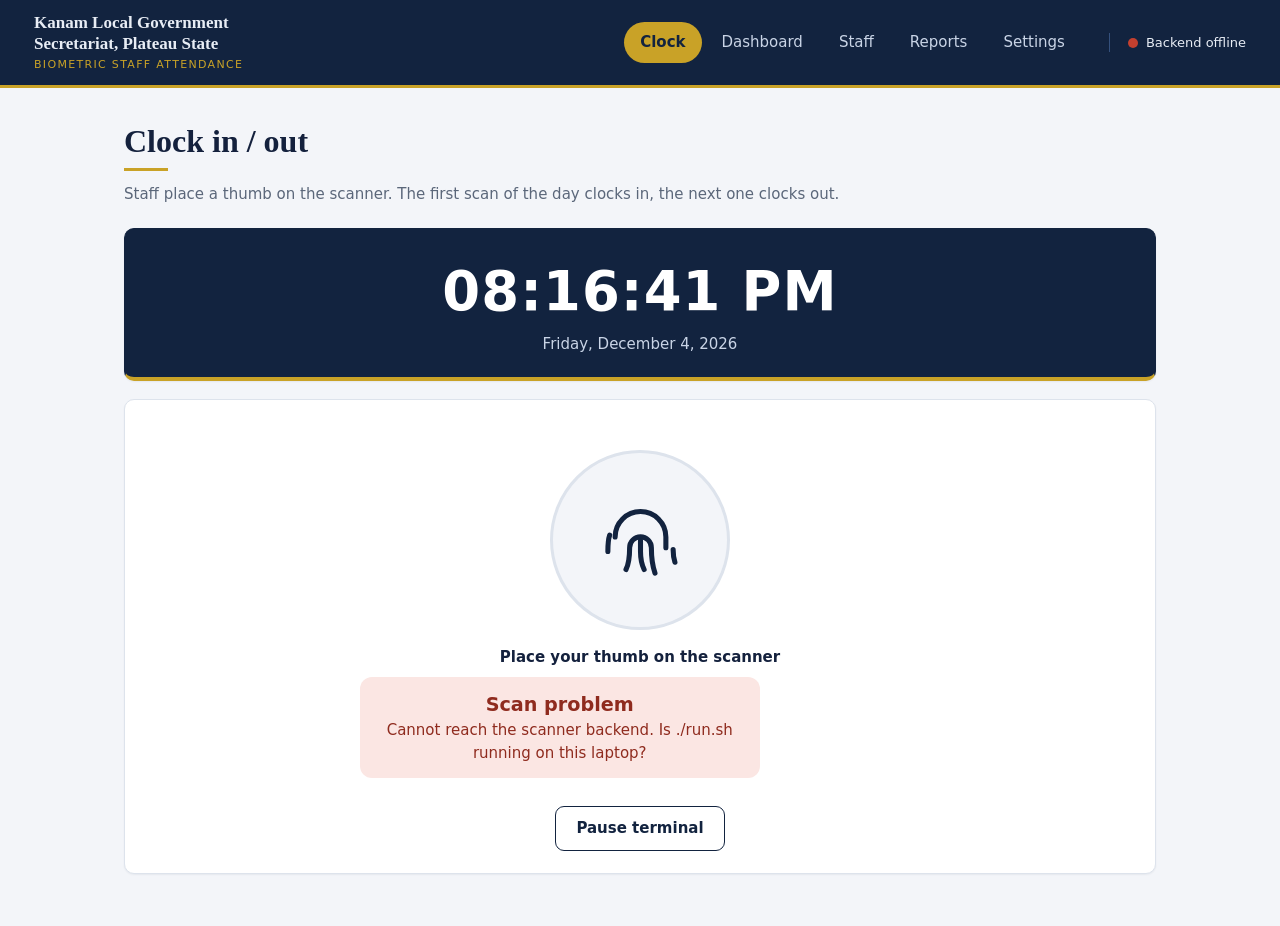
<file: frontend/index.html>
<!doctype html>
<html lang="en">
<head>
  <meta charset="utf-8">
  <meta name="viewport" content="width=device-width, initial-scale=1, viewport-fit=cover">
  <meta name="theme-color" content="#12233f">
  <title>Clock in / out · Staff Attendance</title>
  <link rel="stylesheet" href="css/base.css">
  <link rel="stylesheet" href="css/layout.css">
  <link rel="stylesheet" href="css/components.css">
  <link rel="stylesheet" href="css/pages/clock.css">
</head>
<body data-page="clock">
  <div class="app">
    <aside id="sidebar"></aside>
    <main class="main">
      <h2>Clock in / out</h2>
      <p class="sub">Staff place a thumb on the scanner. The first scan of the day clocks in, the next one clocks out.</p>
      <section class="card clock-display"><div class="time" id="time"></div><div class="date" id="date"></div></section>
      <section class="card">
        <div class="pad wait" id="pad">
          <div class="ring"><svg viewBox="0 0 24 24" fill="none" stroke="currentColor" stroke-width="1.4" stroke-linecap="round" aria-hidden="true"><path d="M5 11a7 7 0 0 1 14 0v3"/><path d="M8 20c1-2 1-4 1-6a3 3 0 0 1 6 0c0 3 .3 5 1 7"/><path d="M12 12v3c0 2 .3 3.5 1 5"/><path d="M3 15c0-2 0-3 .5-4.5M21 14.5c0 1.5 .2 2.6.5 3.5"/></svg></div>
          <strong id="pad-text">Place your thumb on the scanner</strong>
          <div id="result" aria-live="polite"></div>
        </div>
        <div class="center"><button class="btn ghost" id="toggle">Pause terminal</button></div>
      </section>
    </main>
  </div>
  <script type="module" src="js/pages/clock.js"></script>
</body>
</html>
</file>
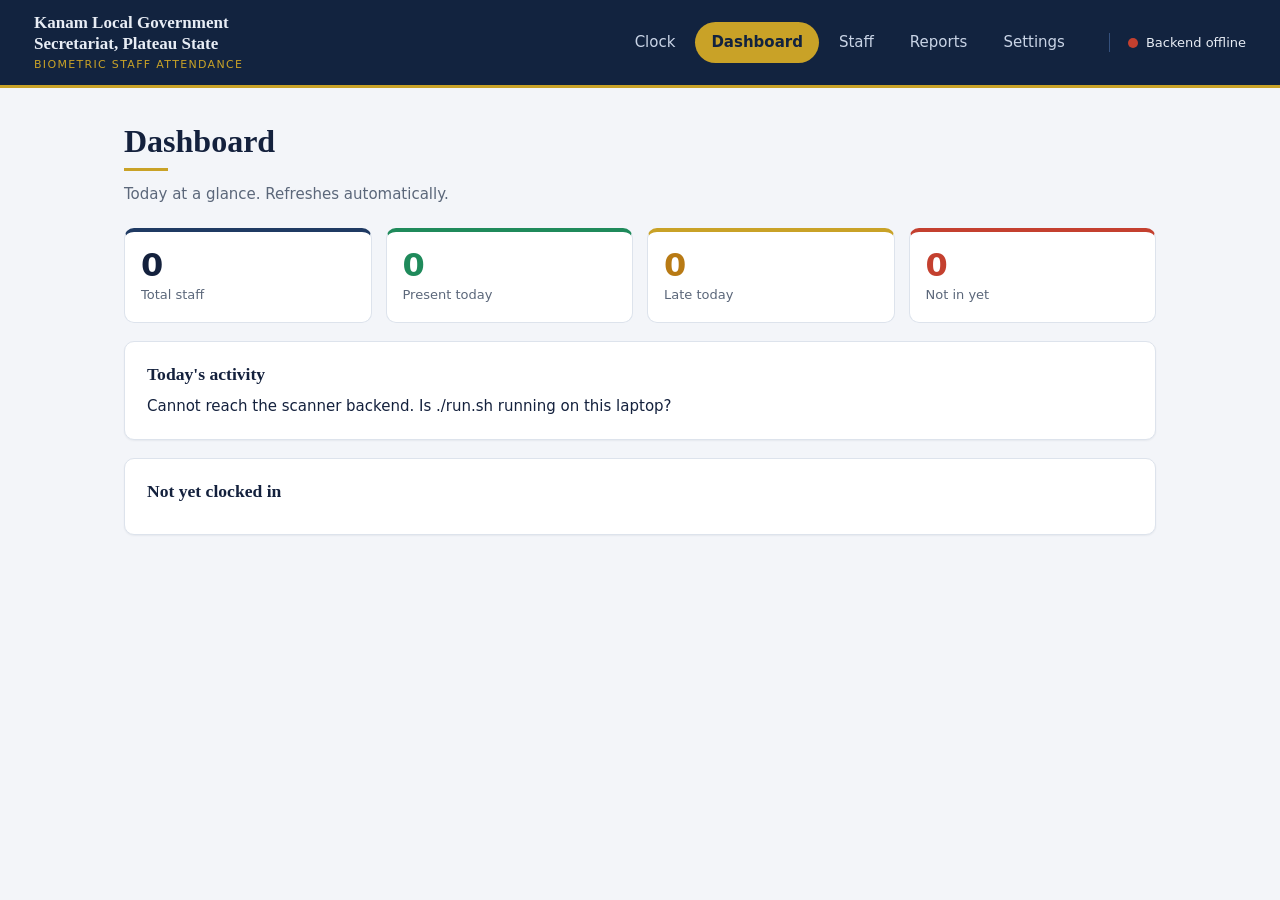
<file: frontend/dashboard.html>
<!doctype html>
<html lang="en">
<head>
  <meta charset="utf-8">
  <meta name="viewport" content="width=device-width, initial-scale=1, viewport-fit=cover">
  <meta name="theme-color" content="#12233f">
  <title>Dashboard · Staff Attendance</title>
  <link rel="stylesheet" href="css/base.css">
  <link rel="stylesheet" href="css/layout.css">
  <link rel="stylesheet" href="css/components.css">
</head>
<body data-page="dashboard">
  <div class="app">
    <aside id="sidebar"></aside>
    <main class="main">
      <h2>Dashboard</h2>
      <p class="sub">Today at a glance. Refreshes automatically.</p>
      <div class="stats">
        <div class="stat"><b id="s-total">0</b><span>Total staff</span></div>
        <div class="stat ok"><b id="s-present">0</b><span>Present today</span></div>
        <div class="stat warn"><b id="s-late">0</b><span>Late today</span></div>
        <div class="stat bad"><b id="s-absent">0</b><span>Not in yet</span></div>
      </div>
      <section class="card"><h3>Today's activity</h3><div id="today"></div></section>
      <section class="card"><h3>Not yet clocked in</h3><div id="absent"></div></section>
    </main>
  </div>
  <script type="module" src="js/pages/dashboard.js"></script>
</body>
</html>
</file>
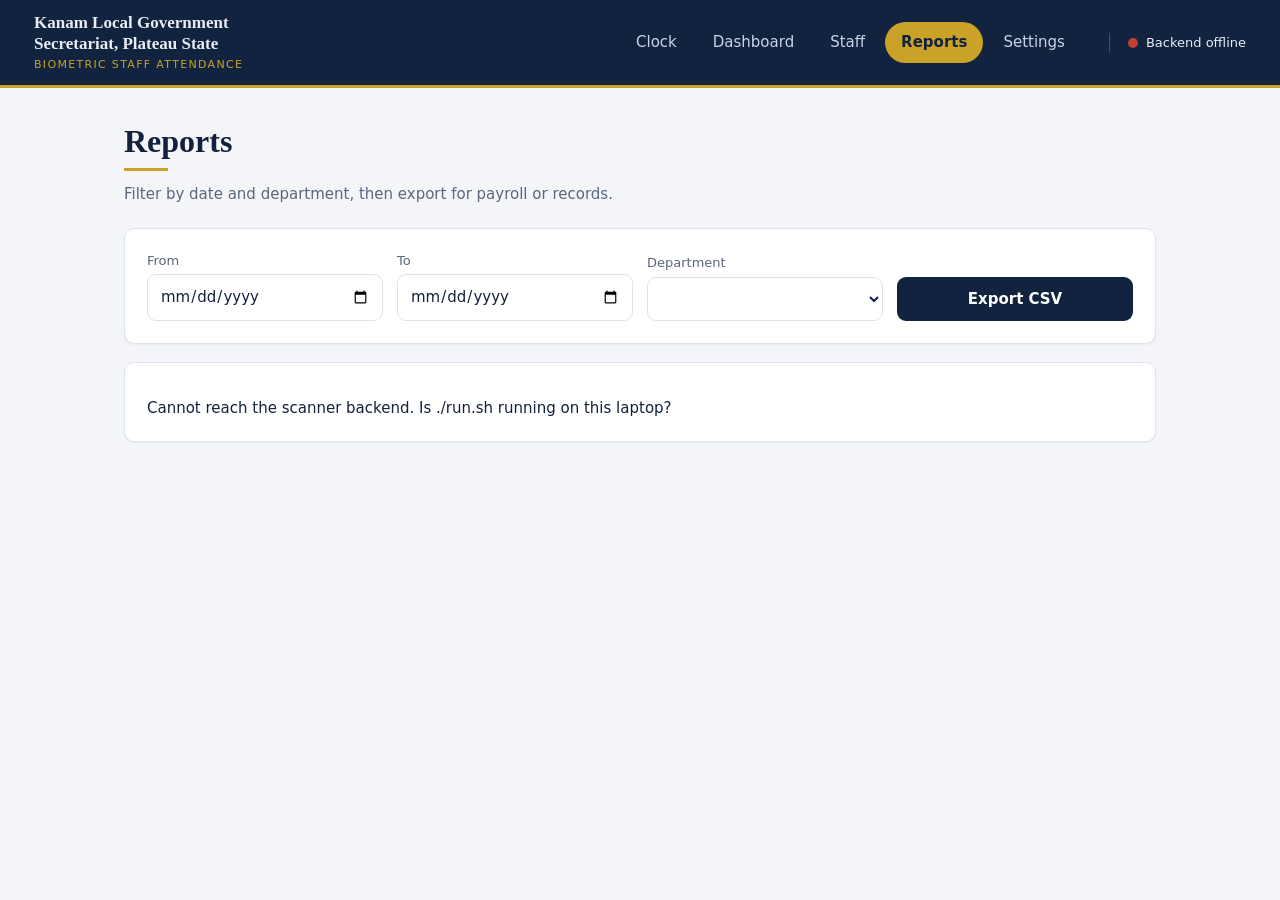
<file: frontend/reports.html>
<!doctype html>
<html lang="en">
<head>
  <meta charset="utf-8">
  <meta name="viewport" content="width=device-width, initial-scale=1, viewport-fit=cover">
  <meta name="theme-color" content="#12233f">
  <title>Reports · Staff Attendance</title>
  <link rel="stylesheet" href="css/base.css">
  <link rel="stylesheet" href="css/layout.css">
  <link rel="stylesheet" href="css/components.css">
</head>
<body data-page="reports">
  <div class="app">
    <aside id="sidebar"></aside>
    <main class="main">
      <h2>Reports</h2>
      <p class="sub">Filter by date and department, then export for payroll or records.</p>
      <section class="card">
        <div class="row">
          <div class="field"><label for="from">From</label><input type="date" id="from"></div>
          <div class="field"><label for="to">To</label><input type="date" id="to"></div>
          <div class="field"><label for="dept">Department</label><select id="dept"></select></div>
          <a class="btn" id="export" href="#">Export CSV</a>
        </div>
      </section>
      <section class="card"><p class="msg" id="summary"></p><div id="rows"></div></section>
    </main>
  </div>
  <script type="module" src="js/pages/reports.js"></script>
</body>
</html>
</file>
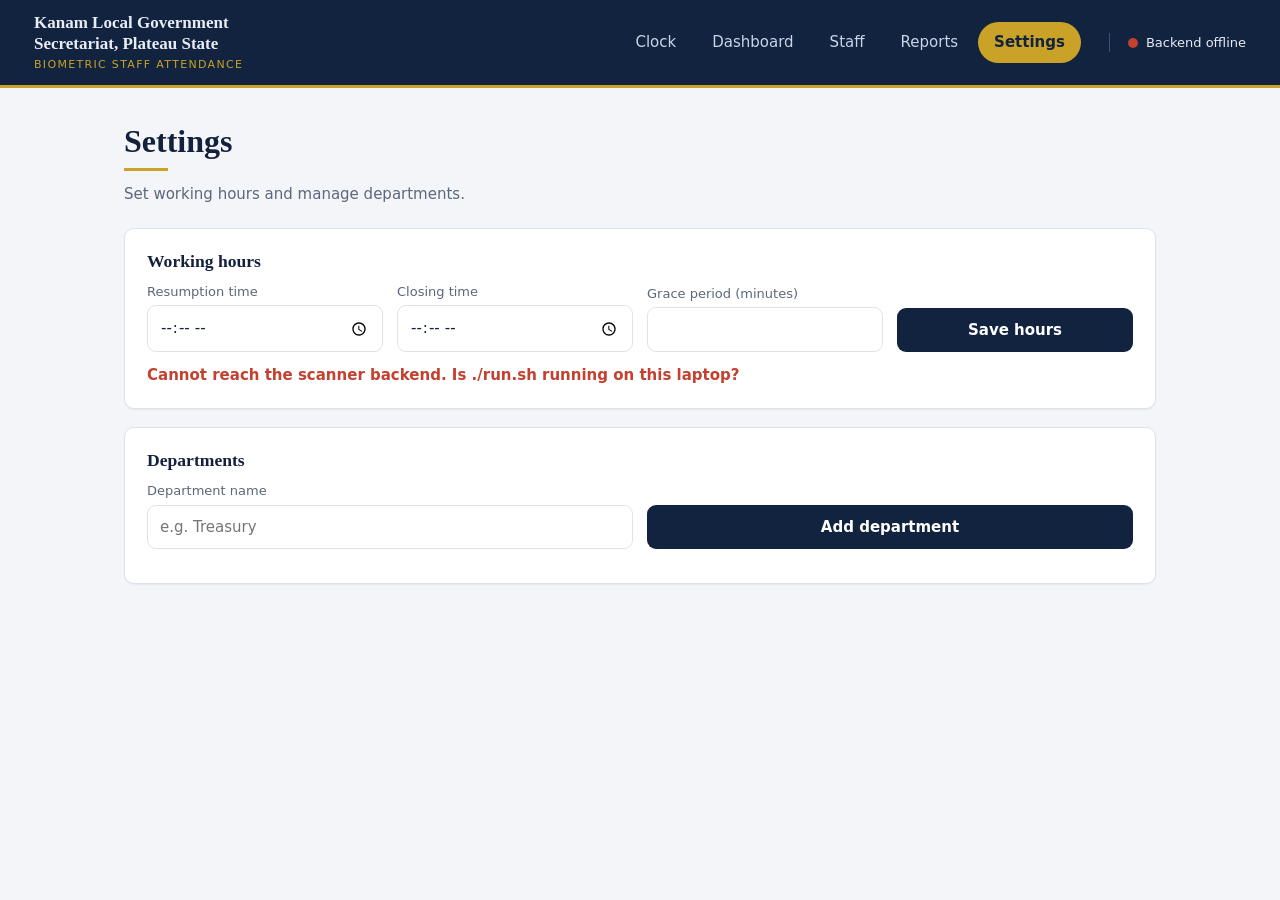
<file: frontend/settings.html>
<!doctype html>
<html lang="en">
<head>
  <meta charset="utf-8">
  <meta name="viewport" content="width=device-width, initial-scale=1, viewport-fit=cover">
  <meta name="theme-color" content="#12233f">
  <title>Settings · Staff Attendance</title>
  <link rel="stylesheet" href="css/base.css">
  <link rel="stylesheet" href="css/layout.css">
  <link rel="stylesheet" href="css/components.css">
</head>
<body data-page="settings">
  <div class="app">
    <aside id="sidebar"></aside>
    <main class="main">
      <h2>Settings</h2>
      <p class="sub">Set working hours and manage departments.</p>
      <section class="card">
        <h3>Working hours</h3>
        <div class="row">
          <div class="field"><label for="start">Resumption time</label><input type="time" id="start"></div>
          <div class="field"><label for="end">Closing time</label><input type="time" id="end"></div>
          <div class="field"><label for="grace">Grace period (minutes)</label><input type="number" id="grace" min="0" max="120"></div>
          <button class="btn" id="save">Save hours</button>
        </div>
        <p class="msg" id="hours-msg" role="status"></p>
      </section>
      <section class="card">
        <h3>Departments</h3>
        <div class="row">
          <div class="field"><label for="dname">Department name</label><input id="dname" placeholder="e.g. Treasury"></div>
          <button class="btn" id="add">Add department</button>
        </div>
        <p class="msg" id="dept-msg" role="status"></p>
        <div id="depts"></div>
      </section>
    </main>
  </div>
  <script type="module" src="js/pages/settings.js"></script>
</body>
</html>
</file>
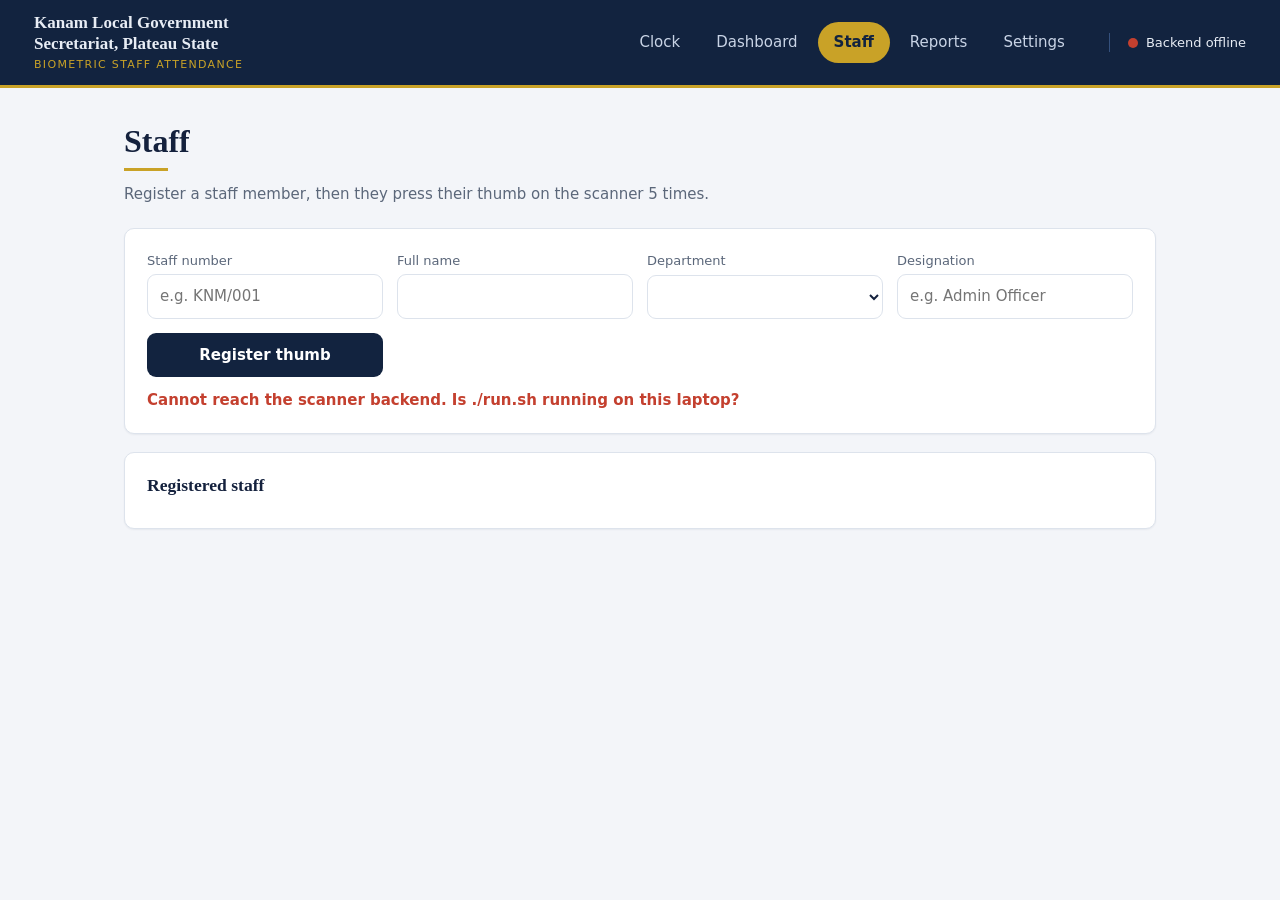
<file: frontend/staff.html>
<!doctype html>
<html lang="en">
<head>
  <meta charset="utf-8">
  <meta name="viewport" content="width=device-width, initial-scale=1, viewport-fit=cover">
  <meta name="theme-color" content="#12233f">
  <title>Staff · Staff Attendance</title>
  <link rel="stylesheet" href="css/base.css">
  <link rel="stylesheet" href="css/layout.css">
  <link rel="stylesheet" href="css/components.css">
</head>
<body data-page="staff">
  <div class="app">
    <aside id="sidebar"></aside>
    <main class="main">
      <h2>Staff</h2>
      <p class="sub">Register a staff member, then they press their thumb on the scanner 5 times.</p>
      <section class="card">
        <div class="row">
          <div class="field"><label for="no">Staff number</label><input id="no" autocomplete="off" placeholder="e.g. KNM/001"></div>
          <div class="field"><label for="name">Full name</label><input id="name" autocomplete="off"></div>
          <div class="field"><label for="dept">Department</label><select id="dept"></select></div>
          <div class="field"><label for="desig">Designation</label><input id="desig" autocomplete="off" placeholder="e.g. Admin Officer"></div>
          <button class="btn" id="reg">Register thumb</button>
        </div>
        <p class="msg" id="reg-msg" role="status"></p>
      </section>
      <section class="card"><h3>Registered staff</h3><div id="list"></div></section>
    </main>
  </div>
  <script type="module" src="js/pages/staff.js"></script>
</body>
</html>
</file>
<file: frontend/css/base.css>
/* Design tokens, reset, typography. Navy and gold: an official, government look. */
:root{
  --ink:#14213d; --navy:#12233f; --navy-2:#1f3a63; --gold:#c9a227; --amber:#c9a227;
  --mist:#f3f5f9; --card:#fff; --line:#dde3ec; --ok:#1f8a5b; --bad:#c4402f; --mut:#5b677a;
  --radius:10px; --space:clamp(14px,3vw,34px);
  --serif:Georgia,"Times New Roman",serif;
}
*,*::before,*::after{box-sizing:border-box}
html{-webkit-text-size-adjust:100%}
body{margin:0;font:15px/1.5 "Segoe UI",system-ui,-apple-system,sans-serif;color:var(--ink);background:var(--mist)}
img,svg{max-width:100%}
h2{margin:0 0 4px;font:700 clamp(1.5rem,4vw,2rem)/1.2 var(--serif)}
h2::after{content:"";display:block;width:44px;height:3px;background:var(--gold);margin-top:8px}
h3{margin:0 0 10px;font:700 1.1rem var(--serif)}
.sub{margin:12px 0 22px;color:var(--mut)}
:focus-visible{outline:3px solid var(--gold);outline-offset:2px}
[hidden]{display:none!important}
@media (prefers-reduced-motion:reduce){*{animation:none!important;transition:none!important}}
</file>
<file: frontend/css/layout.css>
/* App frame: top navigation bar on desktop, slim header + bottom tabs on mobile */
.app{min-height:100vh}
.sidebar{position:sticky;top:0;z-index:20;display:flex;align-items:center;gap:28px;padding:12px var(--space);background:var(--navy);color:#e8edf5;border-bottom:3px solid var(--gold)}
.brand{flex:none}
.brand-title{margin:0;font:700 17px/1.25 var(--serif)}
.brand-sub{margin:2px 0 0;font-size:11px;letter-spacing:.12em;text-transform:uppercase;color:var(--gold)}
.nav{display:flex;gap:4px;margin-left:auto}
.nav a{padding:9px 16px;border-radius:99px;color:#c9d4e6;text-decoration:none;font-weight:500}
.nav a:hover{background:var(--navy-2);color:#fff}
.nav a[aria-current=page]{background:var(--gold);color:var(--navy);font-weight:700}
.hw{display:flex;gap:8px;align-items:center;font-size:13px;padding-left:18px;border-left:1px solid #34507c;white-space:nowrap}
.hw i{width:10px;height:10px;border-radius:50%;background:var(--bad);flex:none}
.hw.up i{background:#4ddc9a}
.main{max-width:1100px;margin:0 auto;padding:var(--space)}

@media (max-width:900px){
  .sidebar{justify-content:space-between;gap:12px;padding:10px 14px}
  .brand-sub{display:none}
  .brand-title{font-size:14px}
  .hw{border:0;padding:0}
  .nav{position:fixed;left:0;right:0;bottom:0;margin:0;z-index:30;display:grid;grid-template-columns:repeat(5,1fr);gap:4px;background:var(--navy);border-top:3px solid var(--gold);padding:6px 6px calc(6px + env(safe-area-inset-bottom))}
  .nav a{text-align:center;font-size:12.5px;padding:10px 2px;border-radius:9px}
  .main{padding-bottom:96px}
}
</file>
<file: frontend/css/components.css>
/* Reusable pieces: cards, forms, buttons, tables, messages */
.card{background:var(--card);border:1px solid var(--line);border-radius:var(--radius);padding:clamp(14px,3vw,22px);margin-bottom:18px}
.row{display:grid;grid-template-columns:repeat(auto-fit,minmax(min(100%,200px),1fr));gap:14px;align-items:end}
.field label{display:block;font-size:13px;color:var(--mut);margin-bottom:4px}
input,select{width:100%;min-height:44px;padding:10px 12px;border:1px solid var(--line);border-radius:9px;font:inherit;background:#fff;color:var(--ink)}
.btn{display:inline-flex;align-items:center;justify-content:center;min-height:44px;padding:10px 20px;border:0;border-radius:9px;background:var(--navy);color:#fff;font:inherit;font-weight:600;text-decoration:none;cursor:pointer}
.btn:hover{background:var(--navy-2)}
.btn.ghost{background:#fff;color:var(--navy);border:1px solid var(--line)}
.btn.red{background:var(--bad)}
.btn:disabled{opacity:.5;cursor:wait}
.msg{margin:12px 0 0;font-weight:600;color:var(--navy)}
.msg.err{color:var(--bad)}.msg.good{color:var(--ok)}
.table-wrap{overflow-x:auto;-webkit-overflow-scrolling:touch}
table{width:100%;border-collapse:collapse;min-width:420px}
th,td{text-align:left;padding:10px 12px;border-bottom:1px solid var(--line);font-size:14px;white-space:nowrap}
th{color:var(--mut);font-weight:600}
.empty{color:var(--mut);padding:14px 0}
/* Dashboard stats and badges */
.center{text-align:center}
.stats{display:grid;grid-template-columns:repeat(auto-fit,minmax(min(100%,150px),1fr));gap:14px;margin-bottom:18px}
.stat{background:var(--card);border:1px solid var(--line);border-radius:var(--radius);padding:16px}
.stat b{display:block;font-size:clamp(1.6rem,5vw,2rem);line-height:1.1}
.stat span{color:var(--mut);font-size:13px}
.stat.ok b{color:var(--ok)}.stat.warn b{color:#b87a14}.stat.bad b{color:var(--bad)}
.badge{display:inline-block;padding:2px 10px;border-radius:99px;font-size:12px;font-weight:600}
.badge.ok{background:#e3f4eb;color:#14663f}.badge.late{background:#fdf0da;color:#8a5a0c}

/* Navy-and-gold refinements */
.card{box-shadow:0 1px 2px rgba(18,35,63,.06)}
th{text-transform:uppercase;font-size:12px;letter-spacing:.05em}
.btn:hover{background:var(--navy-2)}
.btn.ghost{color:var(--navy);border-color:var(--navy)}
.btn.ghost:hover{background:var(--mist)}
.stat{border-top:4px solid var(--navy-2)}
.stat.ok{border-top-color:var(--ok)}.stat.warn{border-top-color:var(--gold)}.stat.bad{border-top-color:var(--bad)}
</file>
<file: frontend/css/pages/clock.css>
/* Clock page: live clock, scan pad, result card */
.clock-display{text-align:center}
.clock-display .time{font-size:clamp(2rem,9vw,3.4rem);font-weight:700;letter-spacing:.02em}
.clock-display .date{color:var(--mut)}
.pad{display:grid;justify-items:center;text-align:center;padding:clamp(16px,4vw,28px) 8px}
.ring{width:clamp(120px,36vw,180px);aspect-ratio:1;border-radius:50%;display:grid;place-items:center;background:var(--mist);border:3px solid var(--line);color:var(--navy);margin-bottom:16px}
.ring svg{width:50%;height:50%}
.wait .ring{border-color:var(--amber);animation:pulse 1.8s ease-in-out infinite}
@keyframes pulse{50%{box-shadow:0 0 0 16px rgba(232,163,61,.18)}}
.res{width:min(100%,400px);border-radius:12px;padding:14px 18px;margin-top:8px}
.res b{display:block;font-size:1.2rem}
.res.ok{background:#e3f4eb;color:#14663f}
.res.late,.res.duplicate{background:#fdf0da;color:#8a5a0c}
.res.unknown,.res.error{background:#fbe6e3;color:#8f2b1e}

/* Dark hero clock */
.clock-display{background:var(--navy);border-color:var(--navy);color:#fff;border-bottom:4px solid var(--gold)}
.clock-display .date{color:#c9d4e6}
</file>
